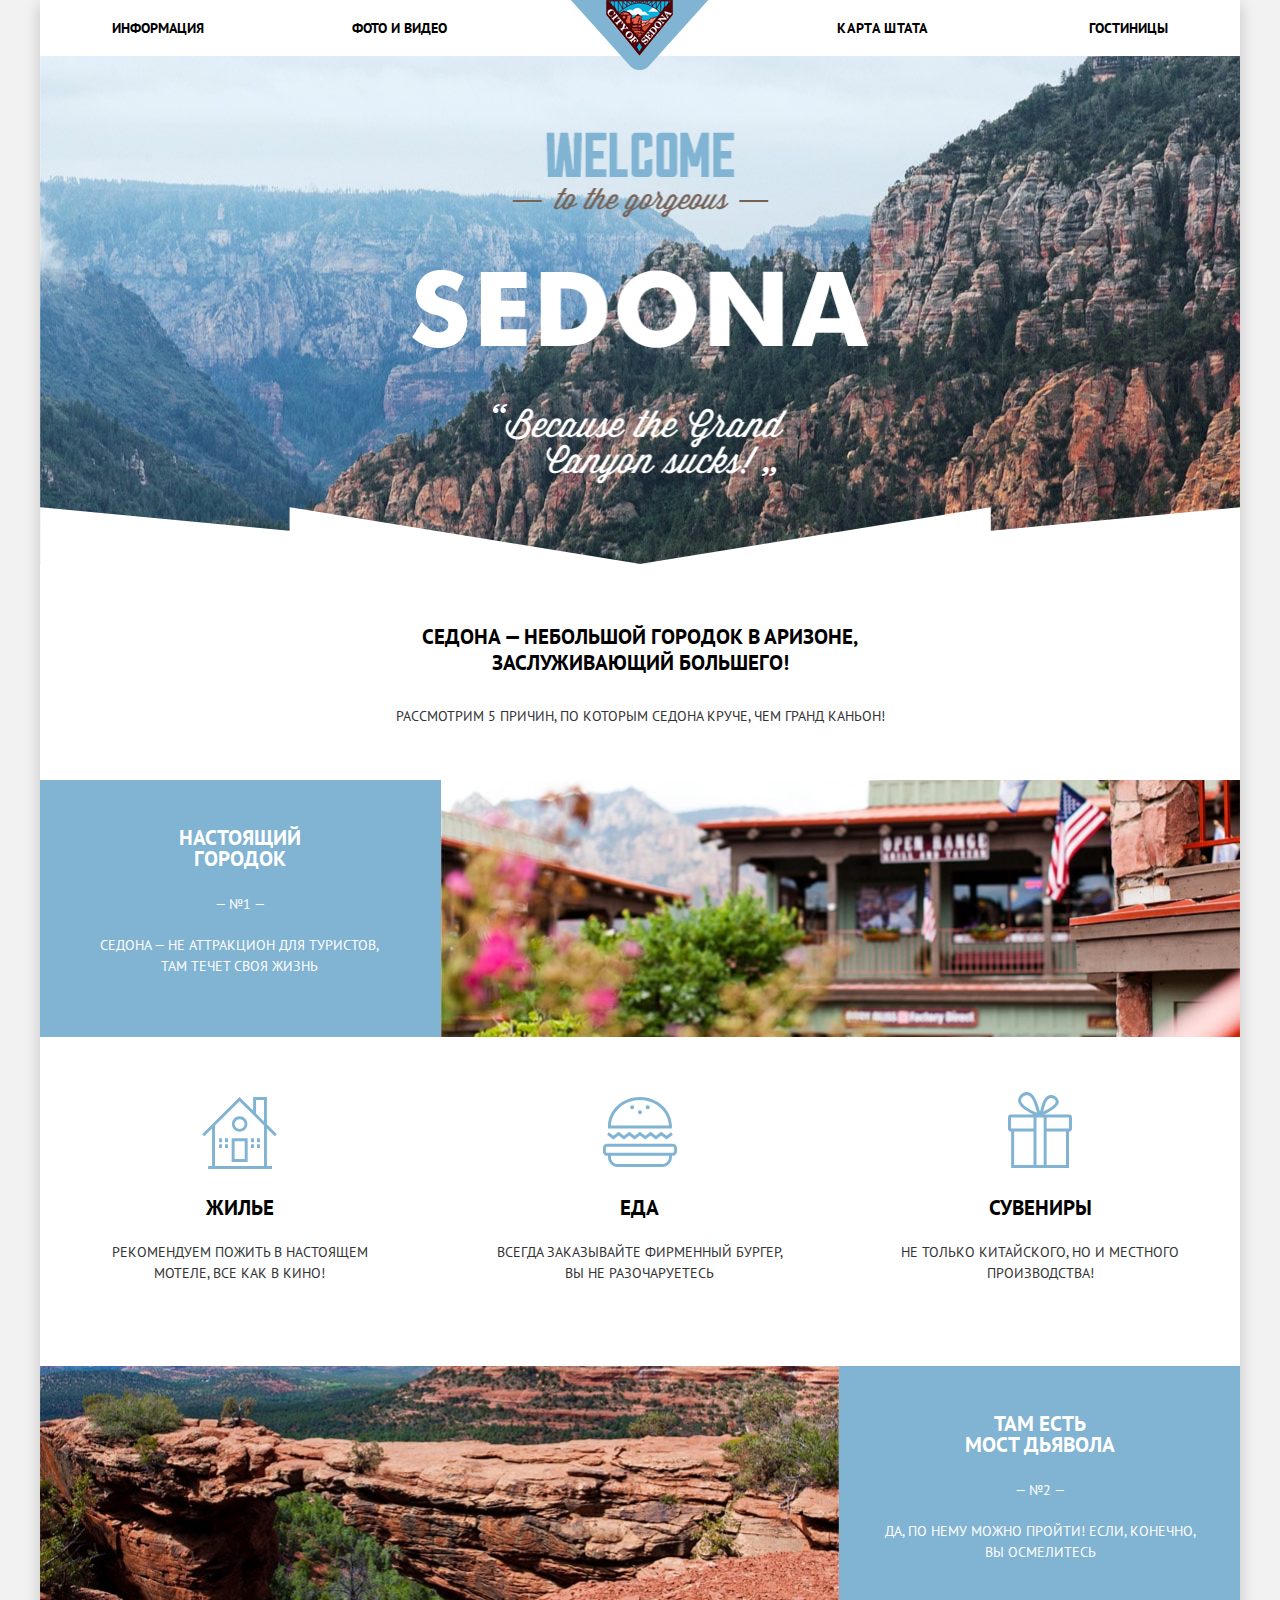
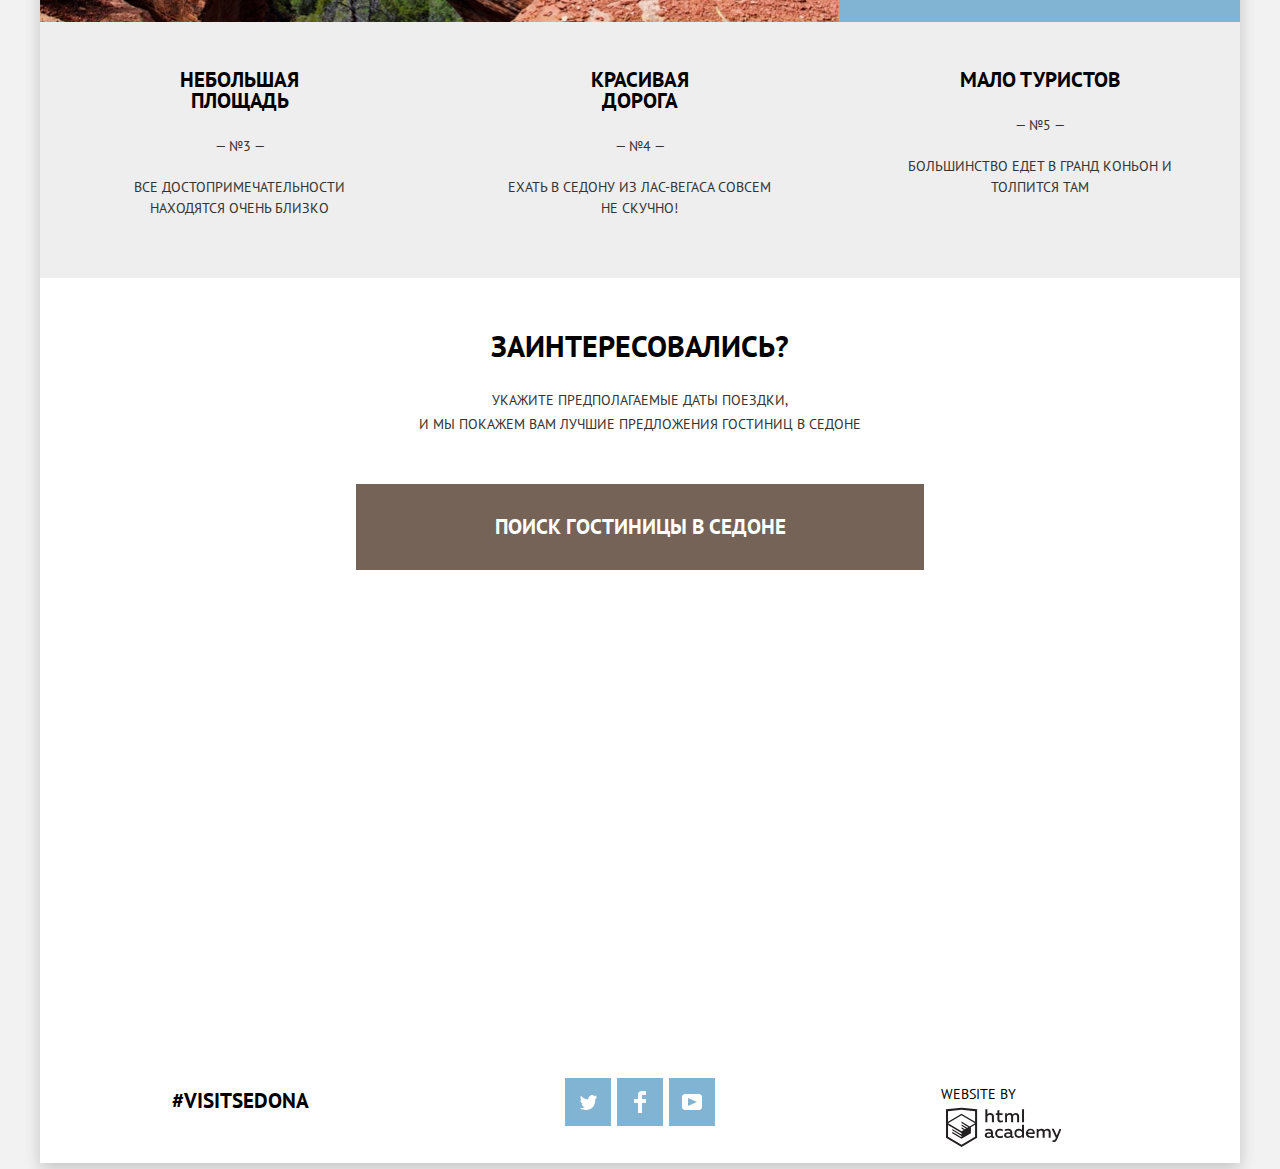
<file: index.html>
<!DOCTYPE html>    
<html lang="ru">
  <head>
    <meta charset="utf-8">
    <title>HTML Academy: Седона</title>
    <link href="https://fonts.googleapis.com/css?family=PT+Sans:400,700&amp;subset=cyrillic" rel="stylesheet">
    <link href="css/normalize.min.css" rel="stylesheet">
    <link href="css/style.min.css" rel="stylesheet">
  </head>
  <body>
  <div class="main-page">

    <header class="main-header">
      <nav class="main-navigation">
        <a class="main-header-logo">
          <img src="img/logo.png" width="138" height="70" alt="Логотип City of Sedona">
        </a>
        <ul class="site-navigation">
          <li><a href="info.html">Информация</a></li>
          <li><a href="gallery.html">Фото и видео</a></li>
          <li><a href="state_map.html">Карта штата</a></li>
          <li><a href="catalog.html">Гостиницы</a></li>
        </ul>
      </nav>
    </header>

    <main>
      <h1 class="visually-hidden">Добро пожаловать в Седону</h1>
      
      <div class="introduction">
        <img src="img/welcome_to_sedona.png" width="457" height="352" alt="Welcome to Sedona" >
      </div>
      
      <section class="promo">
        <b>Седона — небольшой городок в Аризоне, заслуживающий большего!</b>
      </section>
      
      <section class="features">
        <h2 class="visually-hidden">Особенности Седоны</h2>
        <p>Рассмотрим 5 причин, по которым Седона круче, чем Гранд Каньон!</p>
        <ul class="features-list">
          <li class="first-feature">
            <div class="first-feature-container feature-container">
              <h3>Настоящий городок</h3>
              <span>— №1 —</span>
              <p>Седона — не аттракцион для туристов, там течет своя жизнь</p>
            </div>
          </li>
          <li class="second-feature">
            <div class="second-feature-container feature-container">
              <h3>Там есть<br>мост дьявола</h3>
              <span>— №2 —</span>
              <p>Да, по нему можно пройти! Если, конечно, вы осмелитесь</p>
            </div>
          </li>
          <li>
            <div class="feature-container">
            <h3>Небольшая площадь</h3>
            <span>— №3 —</span>
            <p>Все достопримеча&shy;тельности находятся очень близко</p>
            </div>
          </li>
          <li>
            <div class="feature-container">
            <h3>Красивая дорога</h3>
            <span>— №4 —</span>
            <p>Ехать в Седону из Лас-Вегаса совсем не скучно!</p>
            </div>
          </li>
          <li>
            <div class="feature-container">
            <h3>Мало туристов</h3>
            <span>— №5 —</span>
            <p>Большинство едет в Гранд Коньон и толпится там</p>
            </div>
          </li>
          <li class="advice">
            <h2 class="visually-hidden">Советы туристам Седоны</h2>
            <ul>
              <li>
                <h3>Жилье</h3>
                <p>Рекомендуем пожить в настоящем мотеле, все как в кино!</p>
              </li>
              <li>
                <h3>Еда</h3>
                <p>Всегда заказывайте фирменный бургер, вы не разочаруетесь</p>
              </li>
              <li>
                <h3>Сувениры</h3>
                <p>Не только китайского, но и местного производства!</p>
              </li>
            </ul>
          </li>
        </ul>
      </section>

      <section class="motel-search">
        <h2 class="visually-hidden">Поиск гостиницы в Седоне</h2>
        <b>Заинтересовались?</b>
        <p>Укажите предполагаемые даты поездки,<br> и мы покажем вам лучшие предложения гостиниц в Седоне</p>
        <button class="button-brown js-motel-search-button" type="button">Поиск гостиницы в Седоне</button>
        
        <section class="modal-motel-search">
          <h3 class="visually-hidden">Заполните форму поиска</h3>
          <form class="search-form" action="https://echo.htmlacademy.ru" method="post">
            <p>
              <label for="search-arival-date">Дата заезда:</label>
              <input id="search-arival-date" name="search-arival-date" type="text" value="24 апреля 2017" placeholder="число месяц год">
              <button class="search-calendar" type="button">
                <span class="visually-hidden">открыть календарь</span>
                <svg xmlns="http://www.w3.org/2000/svg" width="21" height="22">
                  <path d="M19.251 2.025h-2.845V.648c0-.381-.294-.689-.656-.689-.363 0-.656.308-.656.689v1.377h-3.938V.648c0-.381-.294-.689-.655-.689-.363 0-.657.308-.657.689v1.377H5.906V.648c0-.381-.294-.689-.656-.689-.363 0-.657.308-.657.689v1.377H1.75C.784 2.025 0 2.847 0 3.862v16.302C0 21.179.784 22 1.75 22h17.501c.966 0 1.749-.821 1.749-1.836V3.862c0-1.015-.783-1.837-1.749-1.837zm.437 18.139c0 .253-.195.459-.437.459H1.75c-.241 0-.438-.206-.438-.459V3.862c0-.253.196-.459.438-.459h2.844v1.378c0 .381.294.689.657.689.362 0 .656-.308.656-.689V3.403h3.938v1.378c0 .381.294.689.657.689.361 0 .655-.308.655-.689V3.403h3.938v1.378c0 .381.293.689.656.689.362 0 .656-.308.656-.689V3.403h2.845c.241 0 .437.206.437.459v16.302z" fill="#cacaca"/>
                  <path d="M4.594 8.225h2.625v2.066H4.594zM4.594 11.668h2.625v2.067H4.594zM4.594 15.112h2.625v2.066H4.594zM9.188 15.112h2.625v2.066H9.188zM9.188 11.668h2.625v2.067H9.188zM9.188 8.225h2.625v2.066H9.188zM13.781 15.112h2.625v2.066h-2.625zM13.781 11.668h2.625v2.067h-2.625zM13.781 8.225h2.625v2.066h-2.625z" fill="#cacaca"/>
                </svg>
              </button>
            </p>
            <p>
              <label for="search-departure-date">Дата выезда:</label>
              <input id="search-departure-date" name="search-departure-date" type="text" value="4 июля 2017" placeholder="число месяц год">
              <button class="search-calendar" type="button">
                <span class="visually-hidden">открыть календарь</span>
                <svg xmlns="http://www.w3.org/2000/svg" width="21" height="22">
                  <path d="M19.251 2.025h-2.845V.648c0-.381-.294-.689-.656-.689-.363 0-.656.308-.656.689v1.377h-3.938V.648c0-.381-.294-.689-.655-.689-.363 0-.657.308-.657.689v1.377H5.906V.648c0-.381-.294-.689-.656-.689-.363 0-.657.308-.657.689v1.377H1.75C.784 2.025 0 2.847 0 3.862v16.302C0 21.179.784 22 1.75 22h17.501c.966 0 1.749-.821 1.749-1.836V3.862c0-1.015-.783-1.837-1.749-1.837zm.437 18.139c0 .253-.195.459-.437.459H1.75c-.241 0-.438-.206-.438-.459V3.862c0-.253.196-.459.438-.459h2.844v1.378c0 .381.294.689.657.689.362 0 .656-.308.656-.689V3.403h3.938v1.378c0 .381.294.689.657.689.361 0 .655-.308.655-.689V3.403h3.938v1.378c0 .381.293.689.656.689.362 0 .656-.308.656-.689V3.403h2.845c.241 0 .437.206.437.459v16.302z" fill="#cacaca"/>
                  <path d="M4.594 8.225h2.625v2.066H4.594zM4.594 11.668h2.625v2.067H4.594zM4.594 15.112h2.625v2.066H4.594zM9.188 15.112h2.625v2.066H9.188zM9.188 11.668h2.625v2.067H9.188zM9.188 8.225h2.625v2.066H9.188zM13.781 15.112h2.625v2.066h-2.625zM13.781 11.668h2.625v2.067h-2.625zM13.781 8.225h2.625v2.066h-2.625z" fill="#cacaca"/>
                </svg>
              </button>
            </p>
            <div  class="number-container">
              <p>
                <button class="minus-button" type="button">
                  <span class="visually-hidden">уменьшить</span>
                  <svg width="22" height="22">
                    <rect width="12" height="3" x="5px" y="9.5px" fill="#cacaca"/>
                  </svg>
                </button>
                <label for="search-persons">Взрослые:</label>
                <input id="search-persons" name="search-persons" type="text" value="2">
                <button class="plus-button" type="button">
                  <span class="visually-hidden">увеличить</span>
                  <svg width="22" height="22">
                    <rect width="12" height="3" x="5px" y="9.5px" fill="#cacaca"/>
                    <rect width="3" height="12" x="9.5px" y="5px" fill="#cacaca"/>
                  </svg>
                </button>
              </p>
              <p>
                <button class="minus-button" type="button">
                  <span class="visually-hidden">уменьшить</span>
                  <svg width="22" height="22">
                    <rect width="12" height="3" x="5px" y="9.5px" fill="#cacaca"/>
                  </svg>
                </button>
                <label for="search-child">Дети:</label>
                <input id="search-child" name="search-child" type="text" value="0">
                <button class="plus-button" type="button">
                  <span class="visually-hidden">увеличить</span>
                  <svg width="22" height="22">
                    <rect width="12" height="3" x="5px" y="9.5px" fill="#cacaca"/>
                    <rect width="3" height="12" x="9.5px" y="5px" fill="#cacaca"/>
                  </svg>
                </button>
              </p>
            </div>
            <button class="button-blue" type="submit">Найти</button>
          </form>
        </section>
        
      </section>
      
      <div class="sedona-map-container">
        <section class="sedona-map">
          <h2 class="visually-hidden">Карта штата</h2>
          <iframe class="js-modal-hide" src="https://www.google.com/maps/embed?pb=!1m18!1m12!1m3!1d152507.37806383235!2d-111.77147321223588!3d34.85541470006322!2m3!1f0!2f0!3f0!3m2!1i1024!2i768!4f13.1!3m3!1m2!1s0x872da132f942b00d%3A0x5548c523fa6c8efd!2z0KHQtdC00L7QvdCwLCDQkNGA0LjQt9C-0L3QsCA4NjMzNiwg0KHQqNCQ!5e0!3m2!1sru!2sru!4v1522176082436" width="1200" height="593" style="border:0" allowfullscreen></iframe>
          <img src="img/map.png" width="1200" height="593" alt="Карта штата"> 
        </section>
      </div>
    
    </main>
    
    <footer class="main-footer">
      <div class="footer-hashtag">
        <b>#visitsedona</b>
      </div>
      <div class="footer-social">
        <ul>
          <li>
            <a class="social-button twitter" href="#">
              <span class="visually-hidden">Twitter</span>
            </a>
          </li>
          <li>
            <a class="social-button facebook" href="#">
              <span class="visually-hidden">Facebook</span>
            </a>
          </li>
          <li>
            <a class="social-button youtube" href="#">
              <span class="visually-hidden">Youtube</span>
            </a>
          </li>
        </ul>
      </div>
      <div class="footer-copyright">
      <p>
        website by 
        <a href="https://htmlacademy.ru/intensive/htmlcss">
          <span class="visually-hidden">Html Academy</span>
          <svg class="htmlacademy" data-name="Layer 1" xmlns="http://www.w3.org/2000/svg" width="115" height="41" viewBox="0 0 113 39">
              <path d="M46.84 28.22a2.07 2.07 0 0 0 .58-.11v1.4a3.41 3.41 0 0 1-1.24.22 1.75 1.75 0 0 1-1.75-1 5.08 5.08 0 0 1-3.3 1.13c-1.59 0-3.06-.87-3.06-2.68 0-2.24 2.08-2.93 3.9-2.93a11.63 11.63 0 0 1 2.28.26v-.31c0-1.09-.8-1.86-2.3-1.86a7.79 7.79 0 0 0-3.15.67v-1.79a10.72 10.72 0 0 1 3.35-.58c2.48 0 4 1.18 4 3.83v3.14a.57.57 0 0 0 .69.61zm-6.76-1.19a1.42 1.42 0 0 0 1.64 1.29 3.56 3.56 0 0 0 2.53-1v-1.51a10.21 10.21 0 0 0-1.9-.22c-1.1.01-2.27.35-2.27 1.45zM53.06 20.62a5.29 5.29 0 0 1 2.7.67v1.79a4.28 4.28 0 0 0-2.42-.73 2.89 2.89 0 1 0 0 5.76 5.26 5.26 0 0 0 2.55-.67v1.8a6.58 6.58 0 0 1-2.9.6 4.42 4.42 0 0 1-4.72-4.54 4.54 4.54 0 0 1 4.79-4.68zM65.84 28.22a2.07 2.07 0 0 0 .58-.11v1.4a3.41 3.41 0 0 1-1.24.22 1.75 1.75 0 0 1-1.75-1 5.08 5.08 0 0 1-3.3 1.13c-1.59 0-3.06-.87-3.06-2.68 0-2.24 2.08-2.93 3.9-2.93a11.63 11.63 0 0 1 2.28.26v-.31c0-1.09-.8-1.86-2.3-1.86a7.79 7.79 0 0 0-3.15.67v-1.79a10.72 10.72 0 0 1 3.35-.58c2.48 0 4 1.18 4 3.83v3.14a.57.57 0 0 0 .69.61zm-6.76-1.19a1.42 1.42 0 0 0 1.64 1.29 3.56 3.56 0 0 0 2.53-1v-1.51a10.21 10.21 0 0 0-1.9-.22c-1.11.01-2.27.35-2.27 1.45zM76.67 16.85v12.76h-1.76v-1.39a4.07 4.07 0 0 1-3.35 1.62 4.62 4.62 0 0 1 0-9.22 4 4 0 0 1 3.15 1.37v-5.14h2zm-4.76 5.48a2.9 2.9 0 0 0 0 5.8 3 3 0 0 0 2.79-1.84v-2.13a3.06 3.06 0 0 0-2.79-1.83zM82.99 20.62c3.48 0 4.68 2.81 4.12 5.34h-6.58c.22 1.57 1.75 2.22 3.35 2.22a6.41 6.41 0 0 0 2.77-.62v1.68a7.5 7.5 0 0 1-3.14.6c-2.68 0-5-1.53-5-4.61a4.39 4.39 0 0 1 4.48-4.61zm.09 1.62a2.39 2.39 0 0 0-2.57 2.26h4.85a2.06 2.06 0 0 0-2.28-2.26zM89.1 29.61v-8.75h1.73v1.09a4 4 0 0 1 2.92-1.33 3 3 0 0 1 2.73 1.4 4.33 4.33 0 0 1 3.06-1.4 3.21 3.21 0 0 1 3.32 3.52v5.47h-2V24.2a1.67 1.67 0 0 0-1.73-1.84 2.94 2.94 0 0 0-2.17 1.18V29.61h-2V24.2a1.67 1.67 0 0 0-1.73-1.84 3.11 3.11 0 0 0-2.32 1.35v5.91h-2zM111.47 20.86h2l-4.1 9.93c-.95 2.28-2.19 3-3.52 3a5 5 0 0 1-1.15-.15v-1.66a3 3 0 0 0 .89.13c.95 0 1.66-.67 2.17-2l.18-.44-4.16-8.82h2.13l3 6.6zM40.66 1.53v5a4 4 0 0 1 2.83-1.2A3.41 3.41 0 0 1 47.1 8.9v5.41h-2V9.15a1.9 1.9 0 0 0-2-2.1 3.08 3.08 0 0 0-2.44 1.46v5.8h-2V1.53h2zM52.43 2.42v3.12h3.17v1.71h-3.17v4c0 1.15.53 1.53 1.66 1.53a4.71 4.71 0 0 0 1.77-.35v1.68a7.14 7.14 0 0 1-2.35.38 2.68 2.68 0 0 1-3-2.88V7.23h-1.6V5.52h1.57V2.88zM58.1 14.29V5.54h1.73v1.09a4 4 0 0 1 2.92-1.33 3 3 0 0 1 2.73 1.4 4.33 4.33 0 0 1 3.06-1.4 3.21 3.21 0 0 1 3.32 3.52v5.47h-2V8.88a1.67 1.67 0 0 0-1.73-1.84 2.94 2.94 0 0 0-2.17 1.18V14.29h-2V8.88a1.67 1.67 0 0 0-1.73-1.84 3.11 3.11 0 0 0-2.32 1.35v5.91h-2zM74.72 1.52h1.95v12.76h-1.95zM15.44.02h-.16L0 1.62v28l15.28 9.09 15.28-9.09v-28zm13.12 28.45l-13.28 7.9L2 28.47V16.99l13.22 7.87v1.43l-9.07-5.4v1.38l9.11 5.47v1.46l-9.1-5.42v1.38l9.11 5.47 9.19-5.5V19.22l4.1-2.45v11.67zm0-13.16l-3.65 2.14-1.68 1-8-4.76v1.38l6.84 4.07h-.06l-.15.09-1 .57-5.64-3.36v1.38l4.45 2.65-1.05.7-3.36-2v1.38l2.21 1.3-2.25 1.35-13.16-7.82 13.17-7.92zm0-1.39L15.21 6.05l-13.2 7.86V3.41l13.28-1.39 13.28 1.39v10.51z" fill="#231f20"/>
          </svg>
        </a>
      </p>
      </div>
    </footer>
    
    <!-- <p>Репозиторий создан для обучения на интенсивном онлайн‑курсе «<a href="https://htmlacademy.ru/intensive/htmlcss">Профессиональный HTML и CSS, уровень 1</a>».</p> -->
  </div>
  
  <script src="js/script.min.js"></script>
  
  </body>
</html>
</file>
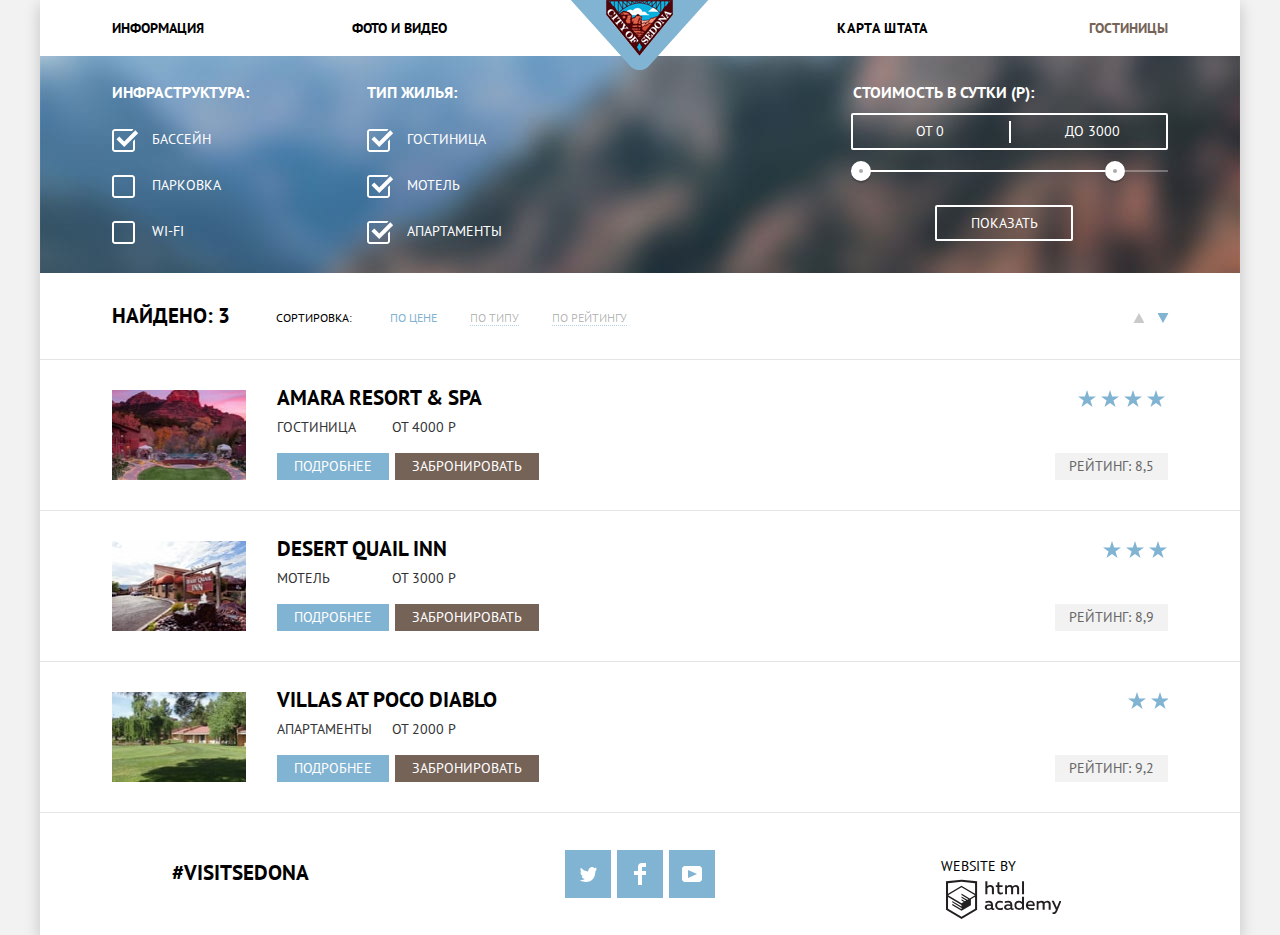
<file: catalog.html>
<!DOCTYPE html>    
<html lang="ru">
  <head>
    <meta charset="utf-8">
    <title>HTML Academy: Седона</title>
    <link href="https://fonts.googleapis.com/css?family=PT+Sans:400,700&amp;subset=cyrillic" rel="stylesheet">
    <link href="css/normalize.min.css" rel="stylesheet">
    <link href="css/style.min.css" rel="stylesheet">
  </head>
  <body>
  <div class="catalog-page">
  
    <header class="main-header">
      <a class="main-header-logo" href="index.html">
        <img src="img/logo.png" width="138" height="70" alt="Логотип City of Sedona">
      </a>
      <nav class="main-navigation">
        <ul class="site-navigation">
          <li><a href="info.html">Информация</a></li>
          <li><a href="gallery.html">Фото и видео</a></li>
          <li><a href="state_map.html">Карта штата</a></li>
          <li class="site-navigation-current">Гостиницы</li>
        </ul>
      </nav>
    </header>
    
    <main>
      
      <h1 class="visually-hidden">Поиск гостиницы</h1>
      
      <section class="moteles-filter">
        <h2 class="visually-hidden">Фильтр гостиницы</h2>
        <form class="moteles-filter-form" action="https://echo.htmlacademy.ru" method="post">
          <fieldset>
            <legend>Инфраструктура:</legend>
            <div class="moteles-filter-container">
              <label>
                <input class="visually-hidden" name="moteles-filter-form-pool" type="checkbox" checked>
                <span class="checkbox-indicator"></span>
                Бассейн
              </label>
              <label>
                <input class="visually-hidden" name="moteles-filter-form-parking" type="checkbox">
                <span class="checkbox-indicator"></span>
                Парковка
              </label>
              <label>
                <input class="visually-hidden" name="moteles-filter-form-wifi" type="checkbox">
                <span class="checkbox-indicator"></span>
                Wi-Fi
              </label>
            </div>
          </fieldset>
          <fieldset>
            <legend>Тип жилья:</legend>
            <div class="moteles-filter-container">
              <label>
                <input class="visually-hidden" name="moteles-filter-form-hotel" type="checkbox" checked>
                <span class="checkbox-indicator"></span>
                Гостиница
              </label>
              <label>
                <input class="visually-hidden" name="moteles-filter-form-motel" type="checkbox" checked>
                <span class="checkbox-indicator"></span>
                Мотель
              </label>
              <label>
                <input class="visually-hidden" name="moteles-filter-form-apart" type="checkbox" checked>
                <span class="checkbox-indicator"></span>
                Апартаменты
              </label>
            </div>
          </fieldset>
          <div class="moteles-filter-price">
            <fieldset>
              <legend>Стоимость в сутки (Р):</legend>
              <div class="price-container">
                <label class="min-price">от
                  <input id="moteles-filter-form-price-from" name="moteles-filter-form-price-from" type="text" value="0">
                </label>
                <label class="max-price">до
                  <input id="moteles-filter-form-price-up-to" name="moteles-filter-form-price-up-to" type="text" value="3000">
                </label>
              </div>
              <div class="range-controls">
                <div class="scale">
                  <div class="bar"></div>
                </div>
                <div class="range-toggle range-toggle-min"></div>
                <div class="range-toggle range-toggle-max"></div>
              </div>
            </fieldset>
            <button class="button-transparent" type="submit">Показать</button>
          </div>
        </form>
      </section>
      
      <section class="filter-output">
        <h2 class="visually-hidden">Результаты поиска гостиницы</h2>
        <div class="output-menu-container">
          <span>Найдено: 3</span>
          <p class="filter-sorting">
            <span>сортировка:</span>
            <a class="sorting-current">по цене</a>
            <a href="#">по типу</a>
            <a href="#">по рейтингу</a>
          </p>
          <div class="filter-output-buttons">
            <a class="filter-output-button" href="#" aria-label="прокрутка вверх">
              <svg width="11" height="10" viewBox="0 0 11 10">
                <path  d="M5.5 0L0 10h11z"/>
              </svg>
            </a>
            <a class="filter-output-button-current" aria-label="прокрутка вниз"> 
              <svg width="11" height="10" viewBox="0 0 11 10">
                <path d="M5.5 10L0 0h11"/>
              </svg>
            </a>
          </div>
        </div>
        <ul class="filter-resualt">
          <li>
            <img src="img/amara_resort_spa.jpg" width="134" height="90" alt="Amara Resort & Spa">
            <div class="result-main-container">
              <h3><a class="motel-name" href="#">Amara Resort &amp; Spa</a></h3>
              <p>
                <span>Гостиница</span><span>от 4000 Р</span>
              </p>
              <p>
                <a class="button-blue" href="#">Подробнее</a>
                <a class="button-brown" href="#">Забронировать</a>
              </p>
            </div>
            <div class="motel-rating-container">
              <span class="motel-stars four-stars">4 звезды</span>
              <span class="motel-rating">Рейтинг: 8,5</span>
            </div>
          </li>
          <li>
            <img src="img/desert_quail_inn.jpg" width="134" height="90" alt="Desert Quail Inn">
            <div class="result-main-container">
              <h3><a class="motel-name" href="#">Desert Quail Inn</a></h3>
              <p>
                <span>Мотель</span><span>от 3000 Р</span>
              </p>
              <p>
                <a class="button-blue" href="#">Подробнее</a>
                <a class="button-brown" href="#">Забронировать</a>
              </p>
            </div>
            <div class="motel-rating-container">
              <span class="motel-stars three-stars">3 звезды</span>
              <span class="motel-rating">Рейтинг: 8,9</span>
            </div>
          </li>
          <li>
            <img src="img/villas_at_poco_diablo.jpg" width="134" height="90" alt="Villas At Poco Diblo">
            <div class="result-main-container">
              <h3><a class="motel-name" href="#">Villas At Poco Diablo</a></h3>
              <p>
                <span>Апартаменты</span><span>от 2000 Р</span>
              </p>
              <p>
                <a class="button-blue" href="#">Подробнее</a>
                <a class="button-brown" href="#">Забронировать</a>
              </p>
            </div>
            <div class="motel-rating-container">
              <span class="motel-stars two-stars">2 звезды</span>
              <span class="motel-rating">Рейтинг: 9,2</span>
            </div>
          </li>
        </ul>
      </section>
    </main>
    
    <footer class="main-footer">
      <div class="footer-hashtag">
        <b>#visitsedona</b>
      </div>
      <div class="footer-social">
        <ul>
          <li>
            <a class="social-button twitter" href="#">
              <span class="visually-hidden">Twitter</span>
            </a>
          </li>
          <li>
            <a class="social-button facebook" href="#">
              <span class="visually-hidden">Facebook</span>
            </a>
          </li>
          <li>
            <a class="social-button youtube" href="#">
              <span class="visually-hidden">Youtube</span>
            </a>
          </li>
        </ul>
      </div>
      <div class="footer-copyright">
      <p>
        website by 
        <a href="https://htmlacademy.ru/intensive/htmlcss">
          <span class="visually-hidden">Html Academy</span>
          <svg class="htmlacademy" data-name="Layer 1" xmlns="http://www.w3.org/2000/svg" width="115" height="41" viewBox="0 0 113 39">
              <path d="M46.84 28.22a2.07 2.07 0 0 0 .58-.11v1.4a3.41 3.41 0 0 1-1.24.22 1.75 1.75 0 0 1-1.75-1 5.08 5.08 0 0 1-3.3 1.13c-1.59 0-3.06-.87-3.06-2.68 0-2.24 2.08-2.93 3.9-2.93a11.63 11.63 0 0 1 2.28.26v-.31c0-1.09-.8-1.86-2.3-1.86a7.79 7.79 0 0 0-3.15.67v-1.79a10.72 10.72 0 0 1 3.35-.58c2.48 0 4 1.18 4 3.83v3.14a.57.57 0 0 0 .69.61zm-6.76-1.19a1.42 1.42 0 0 0 1.64 1.29 3.56 3.56 0 0 0 2.53-1v-1.51a10.21 10.21 0 0 0-1.9-.22c-1.1.01-2.27.35-2.27 1.45zM53.06 20.62a5.29 5.29 0 0 1 2.7.67v1.79a4.28 4.28 0 0 0-2.42-.73 2.89 2.89 0 1 0 0 5.76 5.26 5.26 0 0 0 2.55-.67v1.8a6.58 6.58 0 0 1-2.9.6 4.42 4.42 0 0 1-4.72-4.54 4.54 4.54 0 0 1 4.79-4.68zM65.84 28.22a2.07 2.07 0 0 0 .58-.11v1.4a3.41 3.41 0 0 1-1.24.22 1.75 1.75 0 0 1-1.75-1 5.08 5.08 0 0 1-3.3 1.13c-1.59 0-3.06-.87-3.06-2.68 0-2.24 2.08-2.93 3.9-2.93a11.63 11.63 0 0 1 2.28.26v-.31c0-1.09-.8-1.86-2.3-1.86a7.79 7.79 0 0 0-3.15.67v-1.79a10.72 10.72 0 0 1 3.35-.58c2.48 0 4 1.18 4 3.83v3.14a.57.57 0 0 0 .69.61zm-6.76-1.19a1.42 1.42 0 0 0 1.64 1.29 3.56 3.56 0 0 0 2.53-1v-1.51a10.21 10.21 0 0 0-1.9-.22c-1.11.01-2.27.35-2.27 1.45zM76.67 16.85v12.76h-1.76v-1.39a4.07 4.07 0 0 1-3.35 1.62 4.62 4.62 0 0 1 0-9.22 4 4 0 0 1 3.15 1.37v-5.14h2zm-4.76 5.48a2.9 2.9 0 0 0 0 5.8 3 3 0 0 0 2.79-1.84v-2.13a3.06 3.06 0 0 0-2.79-1.83zM82.99 20.62c3.48 0 4.68 2.81 4.12 5.34h-6.58c.22 1.57 1.75 2.22 3.35 2.22a6.41 6.41 0 0 0 2.77-.62v1.68a7.5 7.5 0 0 1-3.14.6c-2.68 0-5-1.53-5-4.61a4.39 4.39 0 0 1 4.48-4.61zm.09 1.62a2.39 2.39 0 0 0-2.57 2.26h4.85a2.06 2.06 0 0 0-2.28-2.26zM89.1 29.61v-8.75h1.73v1.09a4 4 0 0 1 2.92-1.33 3 3 0 0 1 2.73 1.4 4.33 4.33 0 0 1 3.06-1.4 3.21 3.21 0 0 1 3.32 3.52v5.47h-2V24.2a1.67 1.67 0 0 0-1.73-1.84 2.94 2.94 0 0 0-2.17 1.18V29.61h-2V24.2a1.67 1.67 0 0 0-1.73-1.84 3.11 3.11 0 0 0-2.32 1.35v5.91h-2zM111.47 20.86h2l-4.1 9.93c-.95 2.28-2.19 3-3.52 3a5 5 0 0 1-1.15-.15v-1.66a3 3 0 0 0 .89.13c.95 0 1.66-.67 2.17-2l.18-.44-4.16-8.82h2.13l3 6.6zM40.66 1.53v5a4 4 0 0 1 2.83-1.2A3.41 3.41 0 0 1 47.1 8.9v5.41h-2V9.15a1.9 1.9 0 0 0-2-2.1 3.08 3.08 0 0 0-2.44 1.46v5.8h-2V1.53h2zM52.43 2.42v3.12h3.17v1.71h-3.17v4c0 1.15.53 1.53 1.66 1.53a4.71 4.71 0 0 0 1.77-.35v1.68a7.14 7.14 0 0 1-2.35.38 2.68 2.68 0 0 1-3-2.88V7.23h-1.6V5.52h1.57V2.88zM58.1 14.29V5.54h1.73v1.09a4 4 0 0 1 2.92-1.33 3 3 0 0 1 2.73 1.4 4.33 4.33 0 0 1 3.06-1.4 3.21 3.21 0 0 1 3.32 3.52v5.47h-2V8.88a1.67 1.67 0 0 0-1.73-1.84 2.94 2.94 0 0 0-2.17 1.18V14.29h-2V8.88a1.67 1.67 0 0 0-1.73-1.84 3.11 3.11 0 0 0-2.32 1.35v5.91h-2zM74.72 1.52h1.95v12.76h-1.95zM15.44.02h-.16L0 1.62v28l15.28 9.09 15.28-9.09v-28zm13.12 28.45l-13.28 7.9L2 28.47V16.99l13.22 7.87v1.43l-9.07-5.4v1.38l9.11 5.47v1.46l-9.1-5.42v1.38l9.11 5.47 9.19-5.5V19.22l4.1-2.45v11.67zm0-13.16l-3.65 2.14-1.68 1-8-4.76v1.38l6.84 4.07h-.06l-.15.09-1 .57-5.64-3.36v1.38l4.45 2.65-1.05.7-3.36-2v1.38l2.21 1.3-2.25 1.35-13.16-7.82 13.17-7.92zm0-1.39L15.21 6.05l-13.2 7.86V3.41l13.28-1.39 13.28 1.39v10.51z" fill="#231f20"/>
          </svg>
        </a>
      </p>
      </div>
    </footer>
  </div>
  </body>
</html>
</file>
<file: css/style.min.css>
.button-blue,.button-brown{border:none;vertical-align:middle;text-transform:uppercase}.button-blue,.button-brown,.button-transparent{text-align:center;font:inherit}.minus-button svg,.search-calendar svg{-webkit-transform:translate(-50%,-50%);-ms-transform:translate(-50%,-50%);left:50%}.moteles-filter-container,.number-container,.search-form{-webkit-box-direction:normal}.facebook::before,.price-container::after,.twitter::before,.youtube::before{content:""}.button-blue,.button-brown,.button-transparent,.search-form input,body{text-transform:uppercase}body{margin:0;padding:0;font-family:"PT Sans",Arial,sans-serif;font-size:14px;line-height:21px;font-weight:400;color:#333;background-color:#f2f2f2}img{max-width:100%}a{text-decoration:none}.button-brown{color:#fff;background-color:#766357}.button-brown:focus,.button-brown:hover{background-color:#604e43}.button-brown:active{background-color:#503e33;color:rgba(255,255,255,.3)}.button-blue{color:#fff;background-color:#81b3d2}.button-blue:focus,.button-blue:hover{background-color:#669ec0}.button-blue:active{background-color:#5496bd;color:rgba(255,255,255,.3)}.button-transparent{vertical-align:middle;background-color:transparent}.visually-hidden{position:absolute;width:1px;height:1px;margin:-1px;border:0;padding:0;clip:rect(0 0 0 0);overflow:hidden}.main-page{min-width:768px;max-width:1200px;margin-left:auto;margin-right:auto;-webkit-box-shadow:0 5px 15px rgba(0,1,1,.2);box-shadow:0 5px 15px rgba(0,1,1,.2);background-color:#fff}.main-header{padding:0;margin:0;position:relative}.main-navigation{font-size:14px;line-height:26px;color:#000;font-weight:700;position:relative}.main-header-logo{width:138px;height:70px;margin-bottom:-15px;position:absolute;top:0;left:50%;margin-left:-69px;z-index:10}.site-navigation{padding:0;margin:0;min-height:56px;list-style:none;display:-webkit-box;display:-ms-flexbox;display:flex;-ms-flex-wrap:wrap;flex-wrap:wrap}.site-navigation li{padding:0;margin:15px 0 0;min-width:20%;text-align:center;-webkit-box-sizing:border-box;box-sizing:border-box}.site-navigation li:nth-child(-n+2){padding-left:6%;text-align:left}.site-navigation li:nth-last-child(-n+2){padding-right:6%;text-align:right}.features,.promo{text-align:center}.site-navigation li:nth-child(4n-1){margin-left:10%}.site-navigation li:nth-child(4n-2){margin-right:auto}.site-navigation a[href="state_map.html"]{letter-spacing:.6px}.site-navigation a{color:#000}.site-navigation a:focus,.site-navigation a:hover{color:#81b3d2}.site-navigation a:active{color:rgba(0,0,0,.3)}.introduction{padding:76px 0 0;margin:0;min-height:432px;background:url(../img/background_mask.png) bottom no-repeat,url(../img/background.jpg) 0 21% no-repeat #59656f;background-size:100% 57px,100% 773px;background-size:100% 57px,calc(95% + 60px) auto}.introduction img{width:457px;height:352px;display:block;margin-left:auto;margin-right:auto}.promo{padding:60px 0 6px;margin:0;font-size:21px;line-height:26px;color:#000}.promo b{display:inline-block;vertical-align:baseline;max-width:450px}.advice ul,.features-list{display:-webkit-box;display:-ms-flexbox;list-style:none}.features{padding:7px 0 0;margin:0}.features h3{padding:0;margin:0;color:#000}.first-feature-container h3,.second-feature-container h3{color:#fff}.features>p{padding:14px 0;margin:0;line-height:26px}.features-list{padding:0;margin:37px 0 0;display:flex;-ms-flex-wrap:wrap;flex-wrap:wrap;background-color:#eee}.features-list>li{margin:0 .16%;padding:0;-webkit-box-sizing:border-box;box-sizing:border-box;width:33%}.feature-container{margin:0;padding:47px 15% 0}.feature-container h3{max-width:160px;margin:0 auto 25px;padding:0;font-size:21px;vertical-align:baseline}.feature-container span{display:inline-block;margin:0 0 20px;padding:0;vertical-align:baseline}.feature-container p{margin:0 0 21.4%;padding:0}.features-list .first-feature,.features-list .second-feature{margin:0;padding:0;color:#fff;background-color:#81b3d2;-webkit-box-sizing:border-box;box-sizing:border-box;width:100%}.first-feature-container,.second-feature-container{display:inline-block;-webkit-box-sizing:border-box;width:33.3%;vertical-align:baseline}.features-list .first-feature{background:url(../img/shop_of_sedona.jpg) right 54% no-repeat #81b3d2;background-size:66.6% auto;-webkit-box-ordinal-group:-1;-ms-flex-order:-2;order:-2;text-align:left}.first-feature-container{box-sizing:border-box;padding-left:4%;padding-right:4%;text-align:center}.first-feature-container p{margin-bottom:19.7%}.features-list .second-feature{background:url(../img/diablo_bridge.jpg) left 54% no-repeat #81b3d2;background-size:66.6% auto;text-align:right}.second-feature-container{box-sizing:border-box;padding-left:3%;padding-right:3%;text-align:center}.second-feature-container p{margin-bottom:18%}.features-list .advice{margin:0;padding:0;text-align:center;-webkit-box-ordinal-group:0;-ms-flex-order:-1;order:-1;-webkit-box-sizing:border-box;box-sizing:border-box;width:100%;background-color:#fff}.advice ul{padding:0;margin:0;display:flex;-ms-flex-wrap:wrap;flex-wrap:wrap}.advice li{margin:0 .16%;-webkit-box-sizing:border-box;box-sizing:border-box;width:33%;padding:160px 50px 0}.advice li:nth-child(3n){margin-left:auto}.advice li:first-child{background:url(../img/house_icon.svg) center 60px no-repeat}.advice li:nth-child(2){background:url(../img/burger_icon.svg) center 60px no-repeat}.advice li:last-child{background:url(../img/presents_icon.svg) center 55px no-repeat}.advice h3{margin-bottom:10px;font-size:21px}.advice p{margin:0 0 23%;padding:14px 0}.motel-search{padding:50px 0 0;margin:0;text-align:center;position:relative}.motel-search b{font-size:30px;line-height:36px;color:#000}.motel-search p{line-height:24px;padding-top:10px;padding-bottom:24px;margin-bottom:24px}.motel-search .button-brown{font-size:21px;line-height:26px;font-weight:700;margin-left:auto;margin-right:auto;width:568px;min-height:86px}.sedona-map-container{position:relative;height:473px}.sedona-map{position:absolute;width:100%}.sedona-map iframe{width:100%}.footer-hashtag,.footer-social{width:33%}.main-footer{padding:0;margin:0;display:-webkit-box;display:-ms-flexbox;display:flex;min-height:120px;-ms-flex-pack:distribute;justify-content:space-around;background-color:rgba(255,255,255,.9);position:relative;z-index:10;color:#000}.footer-hashtag b{display:block;padding:0;margin:45px auto 0;font-size:21px;line-height:26px;text-align:center}.facebook::before,.social-button,.twitter::before,.youtube::before{width:46px;height:48px}.footer-social ul{padding:0;margin:35px 0 0;list-style:none;display:-webkit-box;display:-ms-flexbox;display:flex;-webkit-box-pack:center;-ms-flex-pack:center;justify-content:center;-ms-flex-wrap:wrap;flex-wrap:wrap}.footer-social li{padding:0 3px;margin:0}.social-button{display:block;background-color:#81b3d2;margin-bottom:10px}.social-button:hover{background-color:#669ec0}.social-button:active{background-color:#5496bd}.social-button:active::before{opacity:.3}.twitter::before{display:block;background:url(../img/twitter.svg) center no-repeat}.facebook::before{display:block;background:url(../img/fb-icon.svg) center no-repeat}.youtube::before{display:block;background:url(../img/youtube.svg) center no-repeat}.footer-copyright{width:33%}.footer-copyright p{display:block;padding:0;margin:38px auto 0;width:198px;line-height:26px}.htmlacademy{display:inline;vertical-align:middle;margin-left:5px;padding-bottom:5px}.htmlacademy:hover path{fill:#81b3d2}.htmlacademy:active path{fill:#bdbbbc}.motel-search .modal-motel-search{padding:55px;margin:0 0 0 -284px;width:568px;left:50%;position:absolute;background-color:#fff;-webkit-box-sizing:border-box;box-sizing:border-box;-webkit-box-shadow:0 0 15px rgba(0,1,1,.2),0 0 15px rgba(0,1,1,.2);box-shadow:0 0 15px rgba(0,1,1,.2),0 0 15px rgba(0,1,1,.2);z-index:20;color:#000}.search-form,.search-form p{padding:0;margin:0;display:-webkit-box;display:-ms-flexbox}.search-form{width:100%;font:inherit;line-height:26px;font-weight:700;display:flex;-webkit-box-orient:vertical;-ms-flex-direction:column;flex-direction:column}.search-form p{display:flex;-webkit-box-align:baseline;-ms-flex-align:baseline;align-items:baseline;position:relative}.moteles-filter-form,.number-container{display:-webkit-box;display:-ms-flexbox}.search-form label{max-width:100px;word-wrap:break-word}.search-form input{padding:0 38px 0 12px;margin:0 0 29px auto;width:346px;height:38px;font:inherit;line-height:26px;font-weight:700;background-color:#f2f2f2;border:0;-webkit-box-sizing:border-box;box-sizing:border-box}.search-form input:hover{background-color:#ebebeb}.search-form input:focus{background-color:transparent;outline:0;border:2px solid #e5e5e5;padding-left:10px}.minus-button,.plus-button,.search-calendar{padding:0;width:36px;height:36px;background:0 0;border-style:none;margin:0;position:absolute}.search-calendar{top:1px;right:1px}.search-calendar svg{margin:0;position:absolute;top:50%;transform:translate(-50%,-50%)}.search-calendar:focus path,.search-calendar:hover path{fill:#000}.search-calendar:active path{fill:#81b3d2}.number-container{display:flex;-webkit-box-orient:horizontal;-ms-flex-direction:row;flex-direction:row;-webkit-box-pack:justify;-ms-flex-pack:justify;justify-content:space-between}.minus-button{top:1px;right:77px}.minus-button svg{margin:0;position:absolute;top:50%;transform:translate(-50%,-50%)}.minus-button:focus rect,.minus-button:hover rect{fill:#000}.minus-button:active rect{fill:#81b3d2}.plus-button{top:1px;right:1px}.plus-button svg{margin:0;position:absolute;top:50%;left:50%;-webkit-transform:translate(-50%,-50%);-ms-transform:translate(-50%,-50%);transform:translate(-50%,-50%)}.plus-button:hover rect{fill:#000}.plus-button:active rect{fill:#81b3d2}.number-container p:first-child{width:226px}.number-container p:last-child{min-width:180px;max-width:226px}.number-container input{width:114px;padding-left:38px;padding-right:38px}.number-container input:focus{padding-left:38px}.number-container input[value]{text-align:center}.modal-motel-search .button-blue{font-size:21px;line-height:26px;width:100%;height:58px;margin-top:26px}.js-modal-hide{display:none}.js-modal-show{display:block;-webkit-animation:appearance .6s;animation:appearance .6s}@-webkit-keyframes appearance{0%{-webkit-transform-origin:top;transform-origin:top;-webkit-transform:scaleY(.001);transform:scaleY(.001)}100%{-webkit-transform-origin:top;transform-origin:top;-webkit-transform:scaleY(1);transform:scaleY(1)}}@keyframes appearance{0%{-webkit-transform-origin:top;transform-origin:top;-webkit-transform:scaleY(.001);transform:scaleY(.001)}100%{-webkit-transform-origin:top;transform-origin:top;-webkit-transform:scaleY(1);transform:scaleY(1)}}.js-modal-error{-webkit-animation:shake .6s;animation:shake .6s}@-webkit-keyframes shake{0%,100%{-webkit-transform:translateX(0);transform:translateX(0)}10%,30%,50%,70%,90%{-webkit-transform:translateX(-10px);transform:translateX(-10px)}20%,40%,60%,80%{-webkit-transform:translateX(10px);transform:translateX(10px)}}@keyframes shake{0%,100%{-webkit-transform:translateX(0);transform:translateX(0)}10%,30%,50%,70%,90%{-webkit-transform:translateX(-10px);transform:translateX(-10px)}20%,40%,60%,80%{-webkit-transform:translateX(10px);transform:translateX(10px)}}.catalog-page{min-width:768px;max-width:1200px;margin-left:auto;margin-right:auto;-webkit-box-shadow:0 5px 15px rgba(0,1,1,.2);box-shadow:0 5px 15px rgba(0,1,1,.2);background-color:#fff}.site-navigation-current{color:#766357}.moteles-filter{padding:26px 6% 6px;margin:0;background:url(../img/filter_background.jpg) 0 -56px no-repeat #2d3f49;background-size:100% auto}.moteles-filter-form{padding:0;margin:0;font:inherit;color:#fff;display:flex}.moteles-filter-form fieldset{padding:0;margin:0;border:0;width:255px}.moteles-filter-container{display:-webkit-box;display:-ms-flexbox;display:flex;-webkit-box-orient:vertical;-ms-flex-direction:column;flex-direction:column;-webkit-box-pack:justify;-ms-flex-pack:justify;justify-content:space-between}.moteles-filter-container label{margin-left:40px;margin-bottom:25px;position:relative}.moteles-filter-form input[type=text]{background:0 0;border:0}.moteles-filter-form input[value]{color:#fff}.moteles-filter-container input[type=checkbox]+.checkbox-indicator{position:absolute;top:0;left:-40px;width:27px;height:27px;background:url(../img/checkbox-off.svg) no-repeat}.moteles-filter-container input[type=checkbox]:focus+.checkbox-indicator{border-color:#fff;outline:dotted thin;outline:-webkit-focus-ring-color auto 5px}.moteles-filter-container input[type=checkbox]:checked+.checkbox-indicator{background:url(../img/checkbox-on.svg) no-repeat}.moteles-filter-container input:disabled+.checkbox-indicator{background:url(../img/checkbox-off-disabled.svg) no-repeat}.moteles-filter-container input:disabled:checked+.checkbox-indicator{background:url(../img/checkbox-on-disabled.svg) no-repeat}.moteles-filter-form legend{font-size:16px;font-weight:700;margin-bottom:26px}.moteles-filter-form .moteles-filter-price{margin-left:auto;width:30%;color:#fff;text-transform:uppercase}.moteles-filter-price fieldset{width:100%}.moteles-filter-price legend{margin-bottom:10px;margin-left:2px;font-weight:600;font-size:16px;line-height:21px}.price-container{position:relative;margin-bottom:20px;font-size:0;border:2px solid #fff;border-radius:2px}.price-container::after{position:absolute;top:50%;left:50%;width:2px;height:22px;background:#fff;-webkit-transform:translate(-50%,-50%);-ms-transform:translate(-50%,-50%);transform:translate(-50%,-50%)}.price-container label{display:inline-block;padding:6px 0;font-size:14px;vertical-align:baseline;-webkit-box-sizing:border-box;box-sizing:border-box;width:50%}.price-container .min-price{padding-left:calc(25% - 15px)}.price-container .max-price{padding-left:calc(25% - 23px)}.price-container input{width:40px;margin:0;padding:0;color:inherit;font:inherit;background:0 0;border:none}.range-controls{position:relative;margin-bottom:33px}.range-controls .scale{height:2px;background:rgba(255,255,255,.3)}.range-controls .bar{width:80%;height:2px;background:#fff}.range-toggle{position:absolute;top:-9px;width:4px;height:4px;background:#ababab;border:8px solid #fff;border-radius:50%;-webkit-box-shadow:0 2px 1px 0 rgba(0,1,1,.2);box-shadow:0 2px 1px 0 rgba(0,1,1,.2);cursor:pointer}.range-toggle:hover{-webkit-transform:scale(1.1);-ms-transform:scale(1.1);transform:scale(1.1)}.range-toggle-min{left:0}.range-toggle-max{left:80%}.button-transparent{display:block;margin:0 30% 0 auto;font-size:14px;color:#fff;background:0 0;border:2px solid #fff;border-radius:2px;cursor:pointer;padding:6px 33px 5px 34px}.button-transparent:hover{color:#000;background:#fff}.filter-output{padding-top:30px;padding-bottom:2px;margin:0}.output-menu-container{display:-webkit-box;display:-ms-flexbox;display:flex;-webkit-box-align:center;-ms-flex-align:center;align-items:center;padding-left:6%;padding-right:6%;padding-bottom:30px;border-bottom:1px solid #e5e5e5;color:#000}.filter-resualt,.result-main-container{-ms-flex-direction:column;-webkit-box-orient:vertical;-webkit-box-direction:normal}.output-menu-container p{padding:3px 0 0;margin:0}.output-menu-container a{padding:0;margin:0}.output-menu-container>span:first-of-type{font-size:21px;line-height:26px;font-weight:700;width:164px;word-wrap:break-word}.filter-sorting{font-size:12px;line-height:18px}.filter-sorting a{color:rgba(0,0,0,.3);border-bottom:1px dotted #b3d1e4;margin-left:30px;vertical-align:top}.filter-sorting span{display:inline-block;vertical-align:baseline;margin-right:5px;max-width:77px;word-wrap:break-word}.filter-sorting a:focus,.filter-sorting a:hover{color:#81b3d2;border-bottom:1px dotted #b3d1e4}.filter-sorting a:active{color:#000;border-bottom:0}.filter-sorting .sorting-current,.filter-sorting .sorting-current:active,.filter-sorting .sorting-current:focus,.filter-sorting .sorting-current:hover{color:#81b3d2;border-bottom:0}.filter-output-buttons{margin-left:auto;margin-right:0;padding:0;height:14px}.filter-output-buttons a{margin-left:9px}.filter-output-button,.filter-output-button-current{display:inline-block;background:0 0;border-style:none;height:12px;width:11px;position:relative;vertical-align:baseline}.filter-resualt,.filter-resualt li{display:-webkit-box;display:-ms-flexbox}.filter-output-button svg,.filter-output-button-current svg{margin:0 -50% 0 0;position:absolute;top:50%;left:50%;-webkit-transform:translate(-50%,-50%);-ms-transform:translate(-50%,-50%);transform:translate(-50%,-50%)}.filter-output-button path{fill:#cacaca}.filter-output-button-current path{fill:#81b3d2}.filter-output-button path:hover{fill:#231f20}.filter-output-button path:active{fill:#81b3d2}.filter-resualt{margin:0;padding:0;list-style:none;display:flex;flex-direction:column}.filter-resualt li{margin:0;padding:30px 6%;border-bottom:1px solid #e5e5e5;display:flex}.filter-resualt p{padding:0;margin:0}.filter-resualt h3{padding:0;margin:-5px 0 0;font-size:21px;line-height:26px;font-weight:700;color:#000}.result-main-container{margin-left:31px;display:-webkit-box;display:-ms-flexbox;display:flex;flex-direction:column;-webkit-box-pack:justify;-ms-flex-pack:justify;justify-content:space-between}.result-main-container .button-blue,.result-main-container .button-brown,.result-main-container span{display:inline-block;vertical-align:baseline;word-wrap:break-word}.result-main-container span{margin-bottom:10px;width:115px}.result-main-container .button-blue{padding:3px 17px;margin-right:2px;max-width:80px}.result-main-container .button-brown{padding:3px 17px;max-width:110px}.motel-name{color:#000}.motel-name:focus,.motel-name:hover{color:#81b3d2}.motel-name:active{color:rgba(0,0,0,.3)}.motel-rating-container{margin-left:auto;display:-webkit-box;display:-ms-flexbox;display:flex;-webkit-box-orient:vertical;-webkit-box-direction:normal;-ms-flex-direction:column;flex-direction:column;-webkit-box-pack:justify;-ms-flex-pack:justify;justify-content:space-between;-webkit-box-align:end;-ms-flex-align:end;align-items:flex-end}.motel-rating-container span{display:block;padding:3px 14px}.motel-rating-container .motel-stars{font-size:0;width:25px;height:20px;padding:0;background:url(../img/star.svg) repeat-x}.motel-rating-container .four-stars{width:90px}.motel-rating-container .three-stars{width:65px}.motel-rating-container .two-stars{width:40px}.motel-rating{color:#666;background-color:#f2f2f2;max-width:85px;word-wrap:break-word}
</file>
